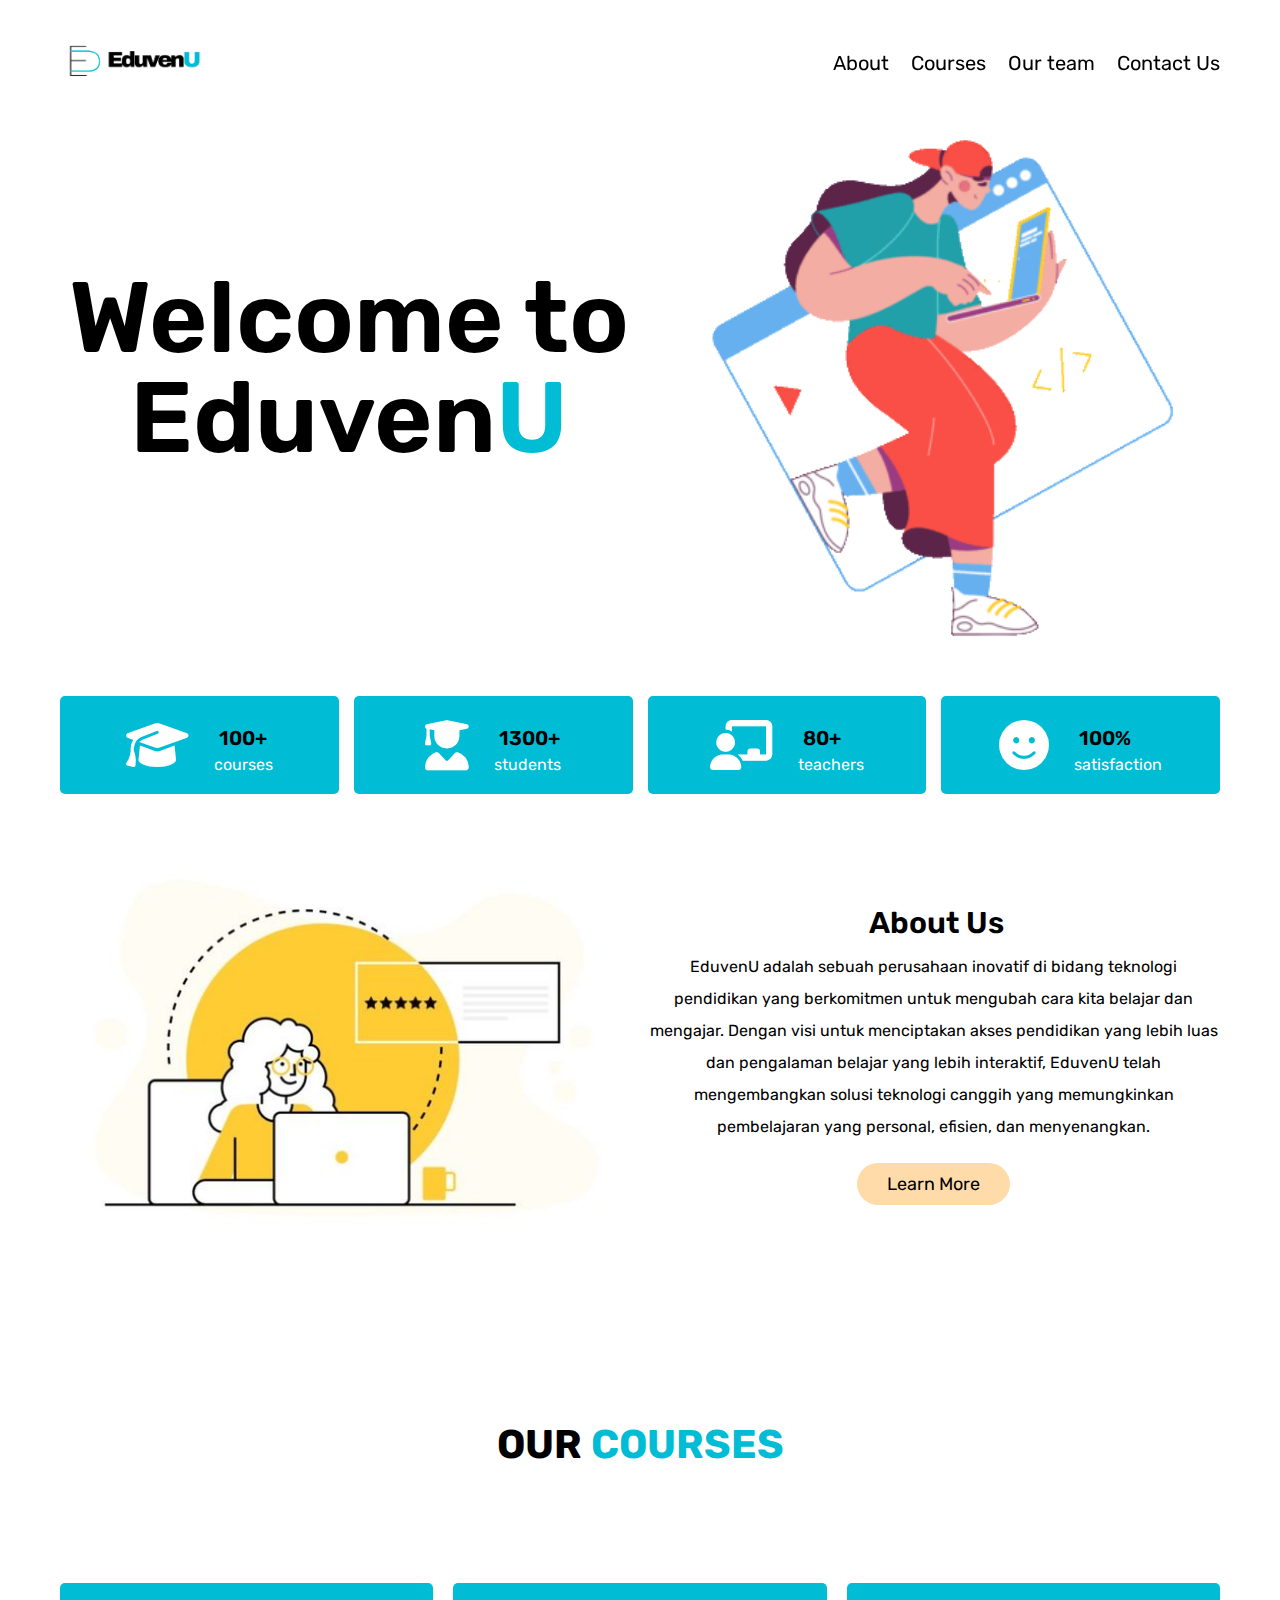
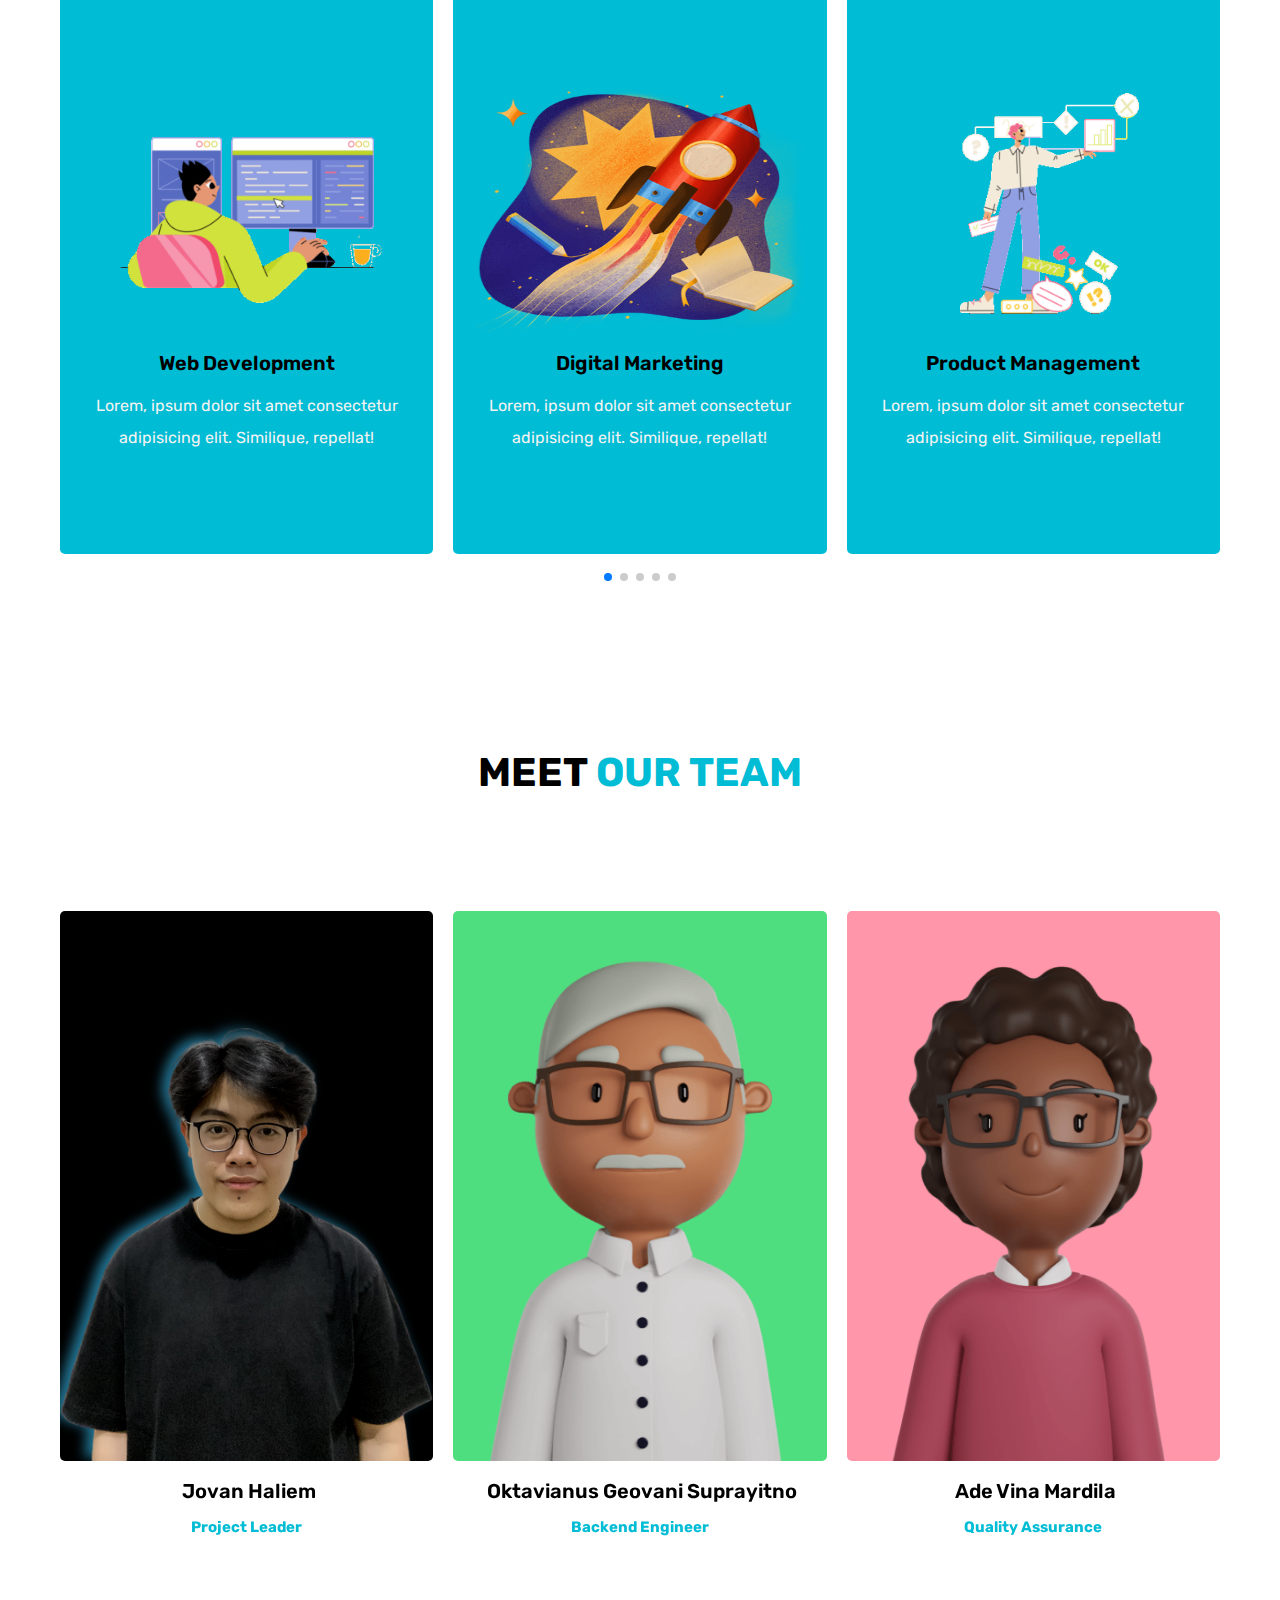
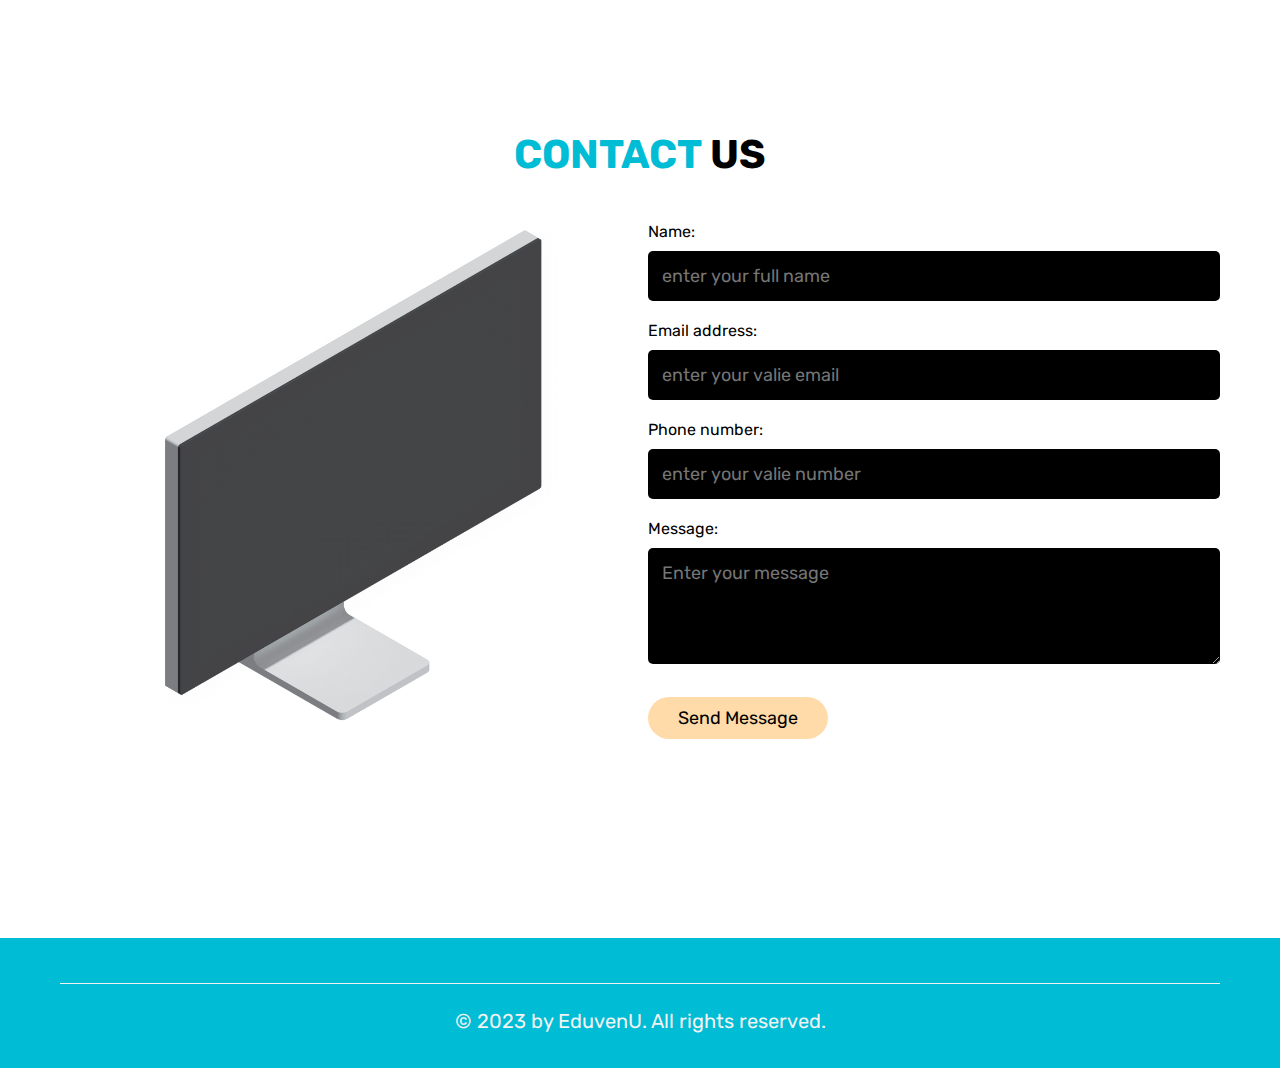
<file: index.html>
<!DOCTYPE html>
<html lang="en">
  <head>
    <meta charset="UTF-8" />
    <meta http-equiv="X-UA-Compatible" content="IE=edge" />
    <meta name="viewport" content="width=device-width, initial-scale=1.0" />
    <title>EduvenU</title>
    <link rel="shortcut icon" href="/assets/img/eduvenU.png" />
    <link rel="preconnect" href="https://fonts.googleapis.com" />
    <link rel="preconnect" href="https://fonts.gstatic.com" crossorigin />
    <link rel="stylesheet" href="./assets/css/style.css" />

    <!-- swiper css link  -->
    <link
      rel="stylesheet"
      href="https://unpkg.com/swiper@8/swiper-bundle.min.css"
    />
    <link
      rel="stylesheet"
      href="https://cdnjs.cloudflare.com/ajax/libs/font-awesome/6.1.1/css/all.min.css"
    />
  </head>
  <body>
    <!-- header section starts  -->

    <header class="header">
      <section class="flex">
        <a href="index.html" class="logo"
          ><img
            src="./assets/img/logo.png"
            alt="EduvenU"
            width="150px"
            height="80px"
        /></a>

        <nav class="navbar">
          <a href="about.html">About</a>
          <a href="courses.html">Courses</a>
          <a href="ourteam.html">Our team</a>
          <a href="contact.html">Contact Us</a>
        </nav>

        <div id="menu-btn" class="fas fa-bars"></div>
      </section>
    </header>

    <!-- header section ends -->

    <!-- home section starts  -->

    <section class="home" id="home">
      <div class="row">
        <div class="content">
          <h3>Welcome to Eduven<span>U</span></h3>
          <!-- <a href="#contact" class="btn">Learn More</a> -->
        </div>

        <div class="image">
          <img
            src="/assets/img/sammy-woman-working-on-laptop-checking-her-workflow.gif"
            alt=""
          />
        </div>
      </div>
    </section>

    <!-- home section ends -->

    <!-- couter section stars  -->

    <section class="count">
      <div class="box-container">
        <div class="box">
          <i class="fas fa-graduation-cap"></i>
          <div class="content">
            <h3>100+</h3>
            <p>courses</p>
          </div>
        </div>

        <div class="box">
          <i class="fas fa-user-graduate"></i>
          <div class="content">
            <h3>1300+</h3>
            <p>students</p>
          </div>
        </div>

        <div class="box">
          <i class="fas fa-chalkboard-user"></i>
          <div class="content">
            <h3>80+</h3>
            <p>teachers</p>
          </div>
        </div>

        <div class="box">
          <i class="fas fa-face-smile"></i>
          <div class="content">
            <h3>100%</h3>
            <p>satisfaction</p>
          </div>
        </div>
      </div>
    </section>

    <!-- couter section ends -->

    <!-- about section starts  -->

    <section class="about" id="about">
      <div class="row">
        <div class="image">
          <img src="assets/img/home.jpg" alt="" />
        </div>

        <div class="content">
          <h3>About Us</h3>
          <p>
            EduvenU adalah sebuah perusahaan inovatif di bidang teknologi
            pendidikan yang berkomitmen untuk mengubah cara kita belajar dan
            mengajar. Dengan visi untuk menciptakan akses pendidikan yang lebih
            luas dan pengalaman belajar yang lebih interaktif, EduvenU telah
            mengembangkan solusi teknologi canggih yang memungkinkan
            pembelajaran yang personal, efisien, dan menyenangkan.
          </p>
          <a href="#contact" class="btn">Learn More</a>
        </div>
      </div>
    </section>

    <!-- about section ends -->

    <!-- courses section starts  -->

    <section class="courses" id="courses">
      <h1 class="heading">our <span>courses</span></h1>

      <div class="swiper course-slider">
        <div class="swiper-wrapper">
          <div class="swiper-slide slide">
            <img
              src="assets/img/juicy-man-programmer-writing-code-and-make-web-design-on-a-pc.gif"
              alt=""
            />
            <h3>Web Development</h3>
            <p>
              Lorem, ipsum dolor sit amet consectetur adipisicing elit.
              Similique, repellat!
            </p>
          </div>

          <div class="swiper-slide slide">
            <img
              src="assets/img/experimental-creative-learning-through-play-imagination-and-vivid-impressions.png"
              alt=""
            />
            <h3>Digital Marketing</h3>
            <p>
              Lorem, ipsum dolor sit amet consectetur adipisicing elit.
              Similique, repellat!
            </p>
          </div>

          <div class="swiper-slide slide">
            <img src="assets/img/juicy-man-develops-a-scheme-1.gif" alt="" />
            <h3>Product Management</h3>
            <p>
              Lorem, ipsum dolor sit amet consectetur adipisicing elit.
              Similique, repellat!
            </p>
          </div>

          <div class="swiper-slide slide">
            <img
              src="assets/img/3d-casual-life-school-boy-reading-book-with-headphones-on.png"
              alt=""
            />
            <h3>Data Analysts</h3>
            <p>
              Lorem, ipsum dolor sit amet consectetur adipisicing elit.
              Similique, repellat!
            </p>
          </div>

          <div class="swiper-slide slide">
            <img
              src="assets/img/experimental-creative-learning-through-play-imagination-and-vivid-impressions.png"
              alt=""
            />
            <h3>Software Engineering</h3>
            <p>
              Lorem, ipsum dolor sit amet consectetur adipisicing elit.
              Similique, repellat!
            </p>
          </div>
        </div>

        <div class="swiper-pagination"></div>
      </div>
    </section>

    <!-- courses section ends -->

    <!-- ourteam section starts  -->

    <section class="ourteam" id="ourteams">
      <h1 class="heading">meet <span>our team</span></h1>

      <div class="swiper ourteam-slider">
        <div class="swiper-wrapper">
          <div class="swiper-slide slide">
            <img src="assets/img/jovan.png" alt="" />
            <div class="share">
              <a href="#" class="fab fa-twitter"></a>
              <a href="#" class="fab fa-instagram"></a>
              <a href="#" class="fab fa-linkedin"></a>
            </div>
            <h3>Jovan Haliem</h3>
            <h4>Project Leader</h4>
          </div>

          <div class="swiper-slide slide">
            <img src="assets/img/02.png" alt="" />
            <div class="share">
              <a href="#" class="fab fa-twitter"></a>
              <a href="#" class="fab fa-instagram"></a>
              <a href="#" class="fab fa-linkedin"></a>
            </div>
            <h3>Oktavianus Geovani Suprayitno</h3>
            <h4>Backend Engineer</h4>
          </div>

          <div class="swiper-slide slide">
            <img src="assets/img/03.png" alt="" />
            <div class="share">
              <a href="#" class="fab fa-twitter"></a>
              <a href="#" class="fab fa-instagram"></a>
              <a href="#" class="fab fa-linkedin"></a>
            </div>
            <h3>Ade Vina Mardila</h3>
            <h4>Quality Assurance</h4>
          </div>

          <div class="swiper-slide slide">
            <img src="assets/img/04.png" alt="" />
            <div class="share">
              <a href="#" class="fab fa-twitter"></a>
              <a href="#" class="fab fa-instagram"></a>
              <a href="#" class="fab fa-linkedin"></a>
            </div>
            <h3>Ananda Puspita Dewi</h3>
            <h4>Frontend Engineer</h4>
          </div>

          <div class="swiper-slide slide">
            <img src="assets/img/03.png" alt="" />
            <div class="share">
              <a href="#" class="fab fa-twitter"></a>
              <a href="#" class="fab fa-instagram"></a>
              <a href="#" class="fab fa-linkedin"></a>
            </div>
            <h3>Fatwa Rachmadhani</h3>
            <h4>Frontend Engineer</h4>
          </div>

          <div class="swiper-slide slide">
            <img src="assets/img/04.png" alt="" />
            <div class="share">
              <a href="#" class="fab fa-twitter"></a>
              <a href="#" class="fab fa-instagram"></a>
              <a href="#" class="fab fa-linkedin"></a>
            </div>
            <h3>Indah Kusuma Wardhani</h3>
            <h4>Backend Engineer</h4>
          </div>

          <div class="swiper-slide slide">
            <img src="assets/img/01.png" alt="" />
            <div class="share">
              <a href="#" class="fab fa-twitter"></a>
              <a href="#" class="fab fa-instagram"></a>
              <a href="#" class="fab fa-linkedin"></a>
            </div>
            <h3>Wildanu Ubaidillah</h3>
            <h4>Quality Assurance</h4>
          </div>
        </div>
      </div>
      <div class="swiper-pagination"></div>
    </section>

    <!-- ourteam section ends -->

    <!-- contact section starts  -->

    <section class="contact" id="contact">
      <h1 class="heading"><span>contact</span> us</h1>

      <div class="row">
        <div class="image">
          <img src="assets/img/screen_S_1k.gif" alt="" />
        </div>

        <form action="" method="post">
          <span>Name:</span>
          <input
            type="text"
            required
            placeholder="enter your full name"
            maxlength="50"
            name="name"
            class="box"
          />
          <span>Email address:</span>
          <input
            type="email"
            required
            placeholder="enter your valie email"
            maxlength="50"
            name="email"
            class="box"
          />
          <span>Phone number:</span>
          <input
            type="number"
            required
            placeholder="enter your valie number"
            max="9999999999"
            min="0"
            name="number"
            class="box"
            onkeypress="if(this.value.length == 10) return false;"
          />
          <span>Message:</span>
          <!-- Ini adalah input message yang ditambahkan -->
          <textarea
            required
            placeholder="Enter your message"
            name="message"
            class="box"
            rows="4"
            cols="50"
          ></textarea>

          <input type="submit" value="Send Message" class="btn" name="send" />
        </form>
      </div>
    </section>

    <!-- contact section ends -->

    <!-- footer section starts  -->

    <footer class="footer">
      <section>
        <!-- <div class="share">
          <a href="#" class="fab fa-facebook-f"></a>
          <a href="#" class="fab fa-twitter"></a>
          <a href="#" class="fab fa-linkedin"></a>
          <a href="#" class="fab fa-instagram"></a>
          <a href="#" class="fab fa-youtube"></a>
        </div> -->
        <div class="credit">&copy; 2023 by EduvenU. All rights reserved.</div>
      </section>
    </footer>

    <!-- footer section ends -->

    <!-- swiper js link  -->
    <script src="https://unpkg.com/swiper@8/swiper-bundle.min.js"></script>

    <!-- custom js file link  -->
    <script src="assets/js/script.js"></script>
  </body>
</html>
</file>
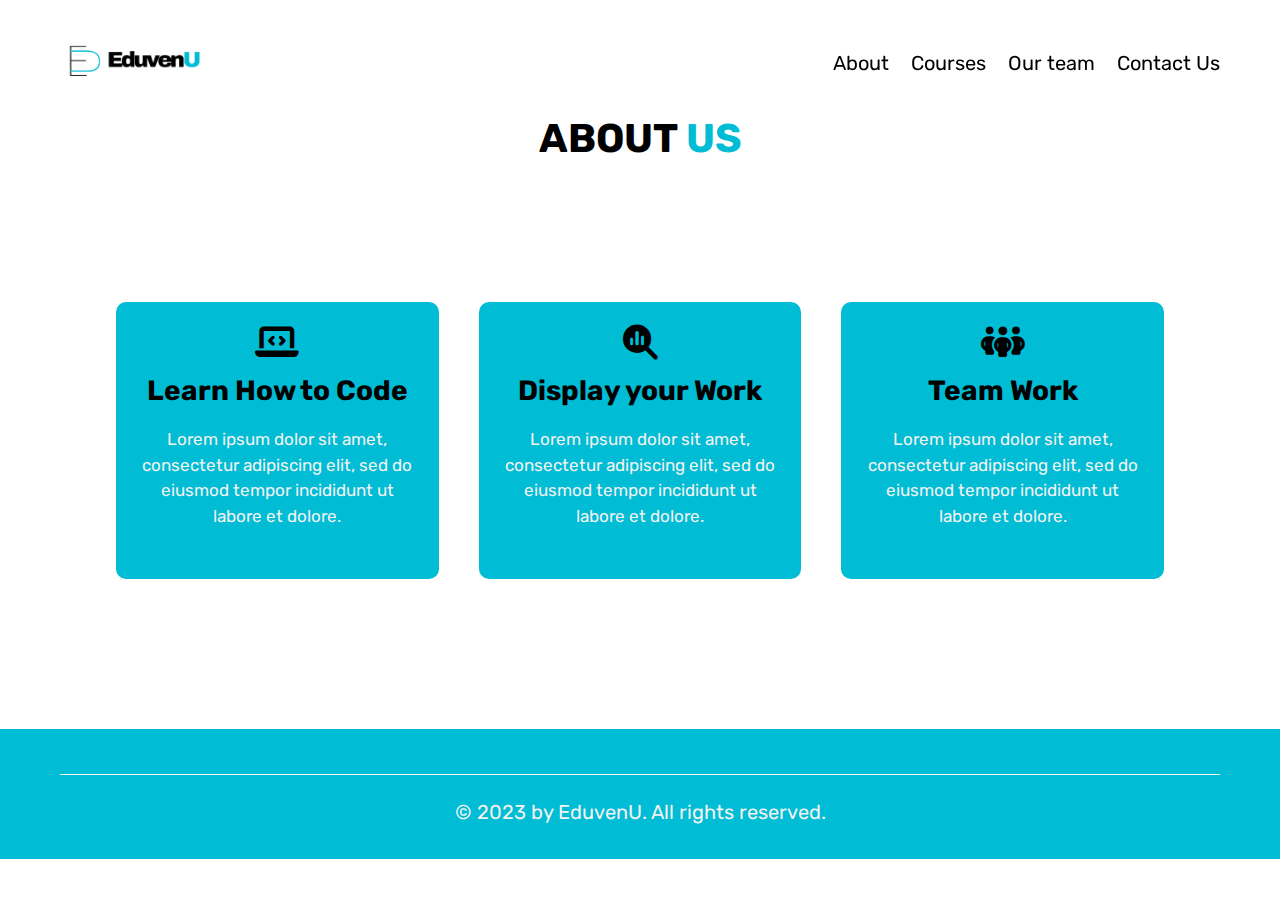
<file: about.html>
<!DOCTYPE html>
<html lang="en">
  <head>
    <meta charset="UTF-8" />
    <meta http-equiv="X-UA-Compatible" content="IE=edge" />
    <meta name="viewport" content="width=device-width, initial-scale=1.0" />
    <title>EduvenU</title>
    <link rel="shortcut icon" href="/assets/img/eduvenU.png" />
    <link rel="preconnect" href="https://fonts.googleapis.com" />
    <link rel="preconnect" href="https://fonts.gstatic.com" crossorigin />
    <link rel="stylesheet" href="./assets/css/style.css" />

    <!-- swiper css link  -->
    <link
      rel="stylesheet"
      href="https://unpkg.com/swiper@8/swiper-bundle.min.css"
    />
    <link
      rel="stylesheet"
      href="https://cdnjs.cloudflare.com/ajax/libs/font-awesome/6.1.1/css/all.min.css"
    />
  </head>
  <body>
    <!-- header section starts  -->

    <header class="header">
      <section class="flex">
        <a href="index.html" class="logo"
          ><img
            src="./assets/img/logo.png"
            alt="EduvenU"
            width="150px"
            height="80px"
        /></a>

        <nav class="navbar">
          <a href="about.html">About</a>
          <a href="courses.html">Courses</a>
          <a href="ourteam.html">Our team</a>
          <a href="contact.html">Contact Us</a>
        </nav>

        <div id="menu-btn" class="fas fa-bars"></div>
      </section>
    </header>

    <!-- header section ends -->

    <!-- About Section -->
    <div class="Section">
      <h1 class="heading">About <span>Us</span></h1>
      <div class="service">
        <div class="card">
          <div class="icon">
            <i class="fas fa-laptop-code"></i>
          </div>
          <h2>Learn How to Code</h2>
          <p>
            Lorem ipsum dolor sit amet, consectetur adipiscing elit, sed do
            eiusmod tempor incididunt ut labore et dolore.
          </p>
        </div>
        <div class="card">
          <div class="icon">
            <i class="fa-solid fa-magnifying-glass-chart"></i>
          </div>
          <h2>Display your Work</h2>
          <p>
            Lorem ipsum dolor sit amet, consectetur adipiscing elit, sed do
            eiusmod tempor incididunt ut labore et dolore.
          </p>
        </div>
        <div class="card">
          <div class="icon">
            <i class="fa-solid fa-people-group"></i>
          </div>
          <h2>Team Work</h2>
          <p>
            Lorem ipsum dolor sit amet, consectetur adipiscing elit, sed do
            eiusmod tempor incididunt ut labore et dolore.
          </p>
        </div>
      </div>
    </div>

    <!-- footer section starts  -->

    <footer class="footer">
      <section>
        <!-- <div class="share">
          <a href="#" class="fab fa-facebook-f"></a>
          <a href="#" class="fab fa-twitter"></a>
          <a href="#" class="fab fa-linkedin"></a>
          <a href="#" class="fab fa-instagram"></a>
          <a href="#" class="fab fa-youtube"></a>
        </div> -->
        <div class="credit">&copy; 2023 by EduvenU. All rights reserved.</div>
      </section>
    </footer>

    <!-- footer section ends -->

    <!-- swiper js link  -->
    <script src="https://unpkg.com/swiper@8/swiper-bundle.min.js"></script>

    <!-- custom js file link  -->
    <script src="assets/js/script.js"></script>
  </body>
</html>
</file>
<file: assets/css/style.css>
@import url("https://fonts.googleapis.com/css2?family=Rubik:wght@300;400;500;600&display=swap");

:root {
  --blue: #00bcd4;
  --white: #fff;
  --light-white: #f3f3f3;
  --black: #000;
  --light-bg: #4b4b4b;
  --yellow: #ffdbaa;
}

* {
  font-family: "Rubik", sans-serif;
  margin: 0;
  padding: 0;
  box-sizing: border-box;
  outline: none;
  border: none;
  text-decoration: none;
  transition: 0.2s linear;
  /* text-transform: capitalize; */
}

*::selection {
  background-color: var(--white);
  color: var(--black);
}

html {
  font-size: 62.5%;
  overflow-x: hidden;
  scroll-behavior: smooth;
  scroll-padding-top: 8rem;
}

::-webkit-scrollbar {
  height: 0.5rem;
  width: 1rem;
}

::-webkit-scrollbar-track {
  background-color: transparent;
}

::-webkit-scrollbar-thumb {
  background-color: var(--blue);
  border-radius: 5rem;
}

body {
  background-color: var(--white);
}

section {
  max-width: 1200px;
  margin: 0 auto;
  padding: 2rem;
}

.btn {
  display: inline-block;
  margin-top: 1rem;
  border-radius: 5rem;
  background-color: var(--yellow);
  cursor: pointer;
  color: var(--black);
  font-size: 1.8rem;
  padding: 1rem 3rem;
}

.btn:hover {
  background-color: var(--black);
  color: var(--light-white);
}

.heading {
  margin: 50px;
  height: auto;
  padding: 65px 1%;
  text-align: center;
  font-size: 4rem;
  color: var(--black);
  text-transform: uppercase;
}

.heading span {
  color: var(--blue);
  text-transform: uppercase;
}

.header {
  position: fixed;
  top: 0;
  left: 0;
  right: 0;
  z-index: 1000;
  background-color: transparent;
}

.header .flex {
  position: relative;
  display: flex;
  align-items: center;
  justify-content: space-between;
}

.header .flex .logo {
  font-size: 2.5rem;
  color: var(--white);
}

.header .flex .navbar a {
  margin-left: 2rem;
  color: var(--black);
  font-size: 2rem;
}

.header .flex .navbar a:hover {
  color: var(--blue);
}

/* change scroll navbar */
.window-scroll {
  background: var(--light-white);
  box-shadow: 0 1rem 2rem rgba(0, 0, 0, 0.2);
}

#menu-btn {
  cursor: pointer;
  color: var(--black);
  font-size: 2.5rem;
  display: none;
}

.home {
  margin-top: 6rem;
}

.home .row {
  display: flex;
  align-items: center;
  flex-wrap: wrap-reverse;
  gap: 1.5rem;
}

.home .row .content {
  flex: 1 1 40rem;
  text-align: center;
}

.home .row .image {
  flex: 1 1 40rem;
}

.home .row .image img {
  width: 100%;
}

.home .row .content h3 {
  margin-bottom: 1rem;
  font-size: 10rem;
  color: var(--black);
  line-height: 1;
}

.home .row .content h3 span {
  color: var(--blue);
}

.count .box-container {
  display: grid;
  grid-template-columns: repeat(auto-fit, minmax(27rem, 1fr));
  gap: 1.5rem;
  align-items: flex-start;
}

.count .box-container .box {
  background-color: var(--blue);
  border-radius: 0.5rem;
  padding: 2rem;
  display: flex;
  align-items: center;
  justify-content: center;
  gap: 2.5rem;
}

.count .box-container .box i {
  font-size: 5rem;
  color: var(--white);
}

.count .box-container .box .content h3 {
  font-size: 2rem;
  color: var(--black);
  margin-bottom: 0.5rem;
}

.count .box-container .box .content p {
  font-size: 1.6rem;
  color: var(--white);
}

.about .row {
  display: flex;
  align-items: center;
  gap: 1.5rem;
  flex-wrap: wrap;
}

.about .row .image {
  flex: 1 1 40rem;
}

.about .row .image img {
  width: 100%;
}

.about .row .content {
  text-align: center;
  flex: 1 1 40rem;
}

.about .row .content h3 {
  font-size: 3rem;
  color: var(--black);
}

.about .row .content p {
  padding: 1rem 0;
  line-height: 2;
  font-size: 1.6rem;
  color: var(--black);
}

/* about */

.service {
  width: 85%;
  display: flex;
  justify-content: space-between;
  align-items: center;
  margin: 75px auto;
  text-align: center;
}

.card {
  width: 100%;
  display: flex;
  justify-content: space-between;
  align-items: center;
  flex-direction: column;
  margin: 0px 20px;
  padding: 20px 20px;
  background-color: var(--blue);
  border-radius: 10px;
  cursor: pointer;
}

.card:hover {
  background-color: #ffdbaa;
  transition: 0.4s ease;
}

.card .icon {
  font-size: 35px;
  margin-bottom: 10px;
}

.card h2 {
  font-size: 28px;
  color: var(--black);
  margin-bottom: 20px;
}

.card p {
  font-size: 17px;
  margin-bottom: 30px;
  line-height: 1.5;
  color: var(--light-white);
}

.courses .slide {
  background-color: var(--blue);
  border-radius: 0.5rem;
  text-align: center;
  padding: 100px 2%;
  margin-bottom: 4rem;
  user-select: none;
  height: auto;
}

.courses .slide img {
  height: 25rem;
  width: 100%;
}

.courses .slide h3 {
  margin: 1.5rem 0;
  font-size: 2rem;
  color: var(--black);
}

.courses .slide p {
  line-height: 2;
  font-size: 1.6rem;
  color: var(--light-white);
}

.swiper-pagination-bullet {
  background-color: var(--white);
}

.swiper-pagination-bullet-active {
  background-color: var(--blue);
}

.menu-icon {
  font-size: 28px;
  display: none;
}

.team {
  width: 100%;
  height: auto;
  padding: 20px 1%;
  display: flex;
  align-items: center;
  justify-content: center;
  flex-direction: column;
}
.team-content {
  width: 100%;
  max-width: 1350px;
  margin-top: 1rem;
  display: grid;
  grid-template-columns: repeat(auto-fit, minmax(150px, auto));
  align-items: center;
  gap: 2rem;
  text-align: center;
}
.team-content img {
  width: 100%;
  height: auto;
  border-radius: 15px;
  margin-bottom: 15px;
}
.center h1 {
  color: #000;
  font-size: 90px;
  text-align: center;
}
.box {
  padding: 16px;
  background: #1b1229;
  border-radius: 15px;
  transition: all 0.38s ease;
}
.box h3 {
  font-size: 23px;
  font-weight: 600;
  color: #fff;
  margin-bottom: 8px;
}
.box h5 {
  font-size: 15px;
  font-weight: 600;
  color: #b7b4bb;
  margin-bottom: 15px;
  letter-spacing: 2px;
}
.icons i {
  display: inline-block;
  color: #fff;
  font-size: 20px;
  margin: 0 8px;
  transition: all 0.38s ease;
}
.icons i:hover {
  transform: scale(1.2);
}
.box:hover {
  transform: translateY(-10px);
  cursor: pointer;
}

@media only screen and (max-width: 768px) {
  .menu-icon {
    display: flex;
    align-items: center;
  }
  .service {
    display: flex;
    flex-direction: column;
  }
  .card {
    width: 85%;
    display: flex;
    margin: 20px 0px;
  }
}

@media (max-width: 1240px) {
  .menu-icon {
    display: flex;
    align-items: center;
  }
  .team {
    width: 100%;
    height: auto;
    padding: 20px 2%;
  }
  .center h1 {
    font-size: 3.2rem;
  }
}

/* ourteam homepage */

.ourteam .slide {
  position: relative;
  overflow: hidden;
  margin-bottom: 4rem;
  user-select: none;
}

.ourteam .slide img {
  height: 55rem;
  width: 100%;
  object-fit: cover;
  border-radius: 0.5rem;
}

.ourteam .slide h3 {
  margin-top: 1.5rem;
  font-size: 2rem;
  text-align: center;
  color: var(--black);
}

.ourteam .slide h4 {
  margin-top: 1.5rem;
  font-size: 1.5rem;
  text-align: center;
  color: var(--blue);
}
.ourteam .slide .share {
  position: absolute;
  top: 1rem;
  left: -10rem;
}

.ourteam .slide:hover .share {
  left: 2rem;
}

.ourteam .slide .share a {
  display: block;
  margin-top: 1rem;
  height: 4.5rem;
  width: 4.5rem;
  line-height: 4.5rem;
  border-radius: 0.5rem;
  background-color: var(--white);
  color: var(--black);
  text-align: center;
  font-size: 2rem;
}

.ourteam .slide .share a:hover {
  background-color: var(--blue);
  color: var(--white);
}

/* ourteam homepage */

.contact .row {
  margin-top: -10rem;
  display: flex;
  align-items: center;
  flex-wrap: wrap;
  gap: 1.5rem;
}

.contact .row .image {
  flex: 1 1 40rem;
}

.contact .row .image img {
  width: 100%;
}

.contact .row form {
  flex: 1 1 40rem;
}

.contact .row form .box {
  width: 100%;
  margin-top: 1rem;
  margin-bottom: 2rem;
  border-radius: 0.5rem;
  background-color: var(--black);
  font-size: 1.8rem;
  color: var(--white);
  padding: 1.4rem;
  text-transform: none;
}

.contact .row form span {
  font-size: 1.6rem;
  color: var(--black);
}

.contact .row form .radio {
  margin-top: 2rem;
  margin-bottom: 1rem;
}

.contact .row form .radio label {
  font-size: 1.6rem;
  color: var(--black);
  margin-left: 0.5rem;
  cursor: pointer;
}

.contact .row form .radio #female {
  margin-left: 2rem;
}

.contact .row form .radio input {
  appearance: none;
  height: 2rem;
  width: 2rem;
  background-color: var(--black);
  cursor: pointer;
}

.contact .row form .radio input:checked {
  background-color: var(--blue);
  border-radius: 5rem;
}

.footer {
  margin-top: 15rem;
  background-color: var(--blue);
  text-align: center;
  /* padding-bottom: 7rem; */
}

.footer .share a {
  margin: 0 0.3rem;
  height: 4.5rem;
  width: 4.5rem;
  line-height: 4.5rem;
  border-radius: 50%;
  font-size: 2rem;
  color: var(--white);
  background-color: var(--black);
}

.footer .share a:hover {
  background-color: var(--blue);
}

.footer .credit {
  margin-top: 2.5rem;
  padding: 1.5rem;
  padding-top: 2.5rem;
  border-top: 0.1rem solid var(--light-white);
  font-size: 2rem;
  color: var(--light-white);
}

.footer .credit span {
  color: var(--blue);
}

/* silabus */
#silabus {
  margin-top: 70px;
  height: 800px;
}
#silabuspage {
  margin-top: 70px;
  height: 880px;
}
h3 {
  margin-top: 10px;
  margin-left: 5px;
  font-weight: 600;
  font-size: 24px;
  color: var(--black);
}
.p1 {
  font-weight: 500;
  margin-top: 10px;
  margin-left: 5px;
  font-size: 16px;
}

/* media queries  */

@media (max-width: 991px) {
  html {
    font-size: 55%;
  }

  .home .row .content h3 {
    font-size: 8rem;
  }
  video {
    width: 100%;
    height: 100%;
    margin-top: 20px;
  }
}

@media (max-width: 768px) {
  #menu-btn {
    display: inline-block;
  }

  #menu-btn.fa-times {
    transform: rotate(180deg);
  }

  .header .flex .navbar {
    position: absolute;
    top: 99%;
    left: 0;
    right: 0;
    border-top: 0.1rem solid var(--light-white);
    border-bottom: 0.1rem solid var(--light-white);
    background-color: var(--white);
    text-align: center;
    clip-path: polygon(0 0, 100% 0, 100% 0, 0 0);
  }

  .header .flex .navbar.active {
    clip-path: polygon(0 0, 100% 0, 100% 100%, 0 100%);
  }

  .header .flex .navbar a {
    display: block;
    margin: 2rem;
  }

  .home .row .content h3 {
    font-size: 6rem;
  }
  video {
    width: 100%;
    height: 100%;
    margin-top: 20px;
  }
}

@media (max-width: 450px) {
  html {
    font-size: 50%;
  }

  .home .row .content h3 {
    font-size: 5rem;
  }

  .heading {
    font-size: 3rem;
    padding: 2rem 1%;
    margin-top: 100px;
    margin-bottom: 60px;
  }
  video {
    width: 100%;
    height: 100%;
    margin-top: 20px;
  }
}
</file>
